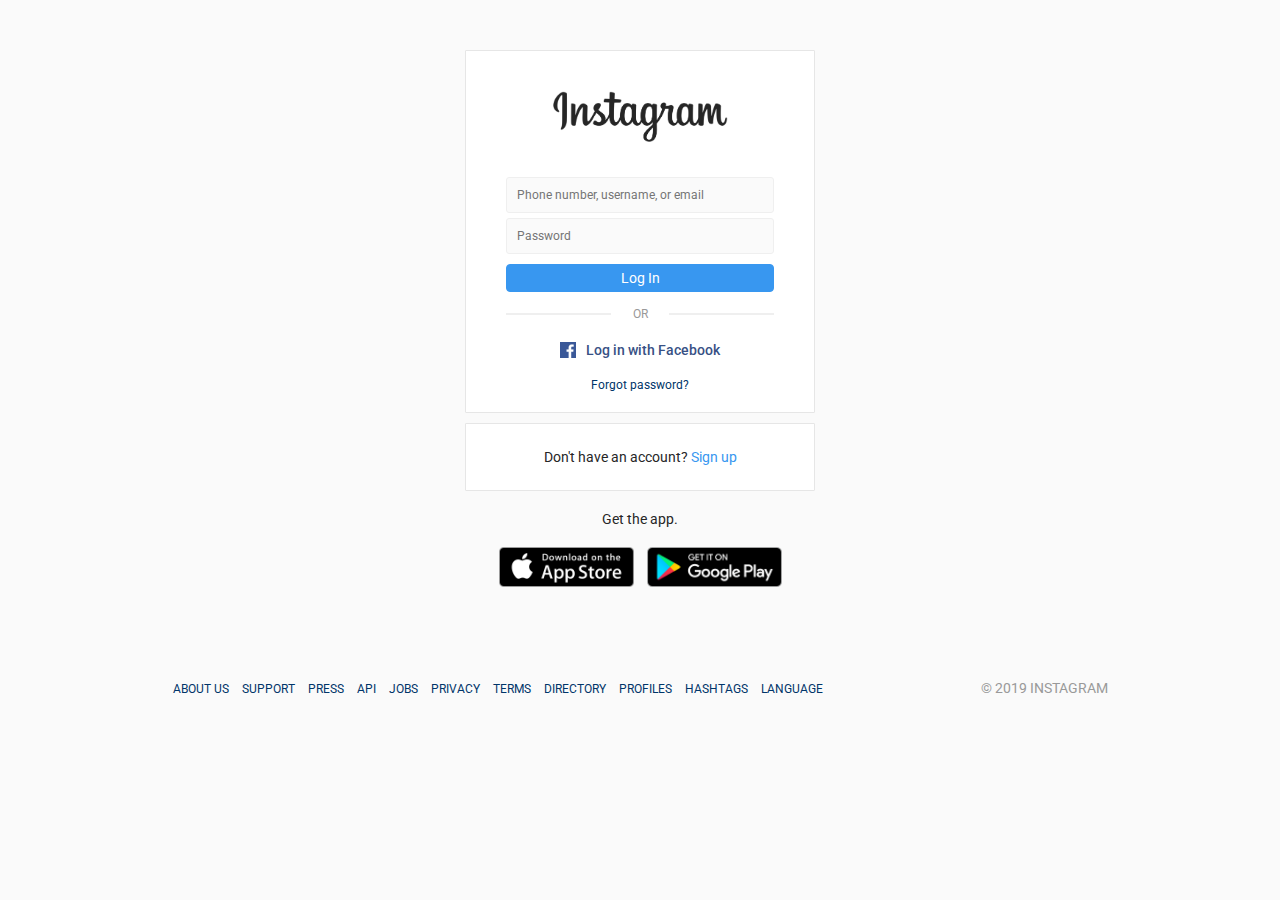
<file: web site/index.html>
<!DOCTYPE html>
<html lang="en">
<head>
	<meta charset="UTF-8">
	<title>Instagram Login Page</title>
	<link rel="stylesheet" href="styles.css">
</head>
<body>

<div class="wrapper">
	<div class="header">
		<div class="top">
			<div class="logo">
				<img src="images/instagram.png" alt="instagram" style="width: 175px;">
			</div>
			<div class="form">
				<div class="input_field">
					<input type="text" placeholder="Phone number, username, or email" class="input">
				</div>
				<div class="input_field">
					<input type="password" placeholder="Password" class="input">
				</div>
				<div class="btn"><a href="#">Log In</a></div>
			</div>
			<div class="or">
				<div class="line"></div>
				<p>OR</p>
				<div class="line"></div>
			</div>
			<div class="dif">
				<div class="fb">
					<img src="images/facebook.png" alt="facebook">
					<p>Log in with Facebook</p>
				</div>
				<div class="forgot">
					<a href="F_P.html">Forgot password?</a>
				</div>
			</div>
		</div>
		<div class="signup">
			<p>Don't have an account? <a href="#">Sign up</a></p>
		</div>
		<div class="apps">
			<p>Get the app.</p>
			<div class="icons">
				<a href="#"><img src="images/appstore.png" alt="appstore"></a>
				<a href="#"><img src="images/googleplay.png" alt="googleplay"></a>
			</div>
		</div>
	</div>
	<div class="footer">
		<div class="links">
			<ul>
				<li><a href="#">ABOUT US</a></li>
				<li><a href="#">SUPPORT</a></li>
				<li><a href="#">PRESS</a></li>
				<li><a href="#">API</a></li>
				<li><a href="#">JOBS</a></li>
				<li><a href="#">PRIVACY</a></li>
				<li><a href="#">TERMS</a></li>
				<li><a href="#">DIRECTORY</a></li>
				<li><a href="#">PROFILES</a></li>
				<li><a href="#">HASHTAGS</a></li>
				<li><a href="#">LANGUAGE</a></li>
			</ul>
		</div>
		<div class="copyright">
			© 2019 INSTAGRAM
		</div>
	</div>
</div>

</body>
</html>
</file>
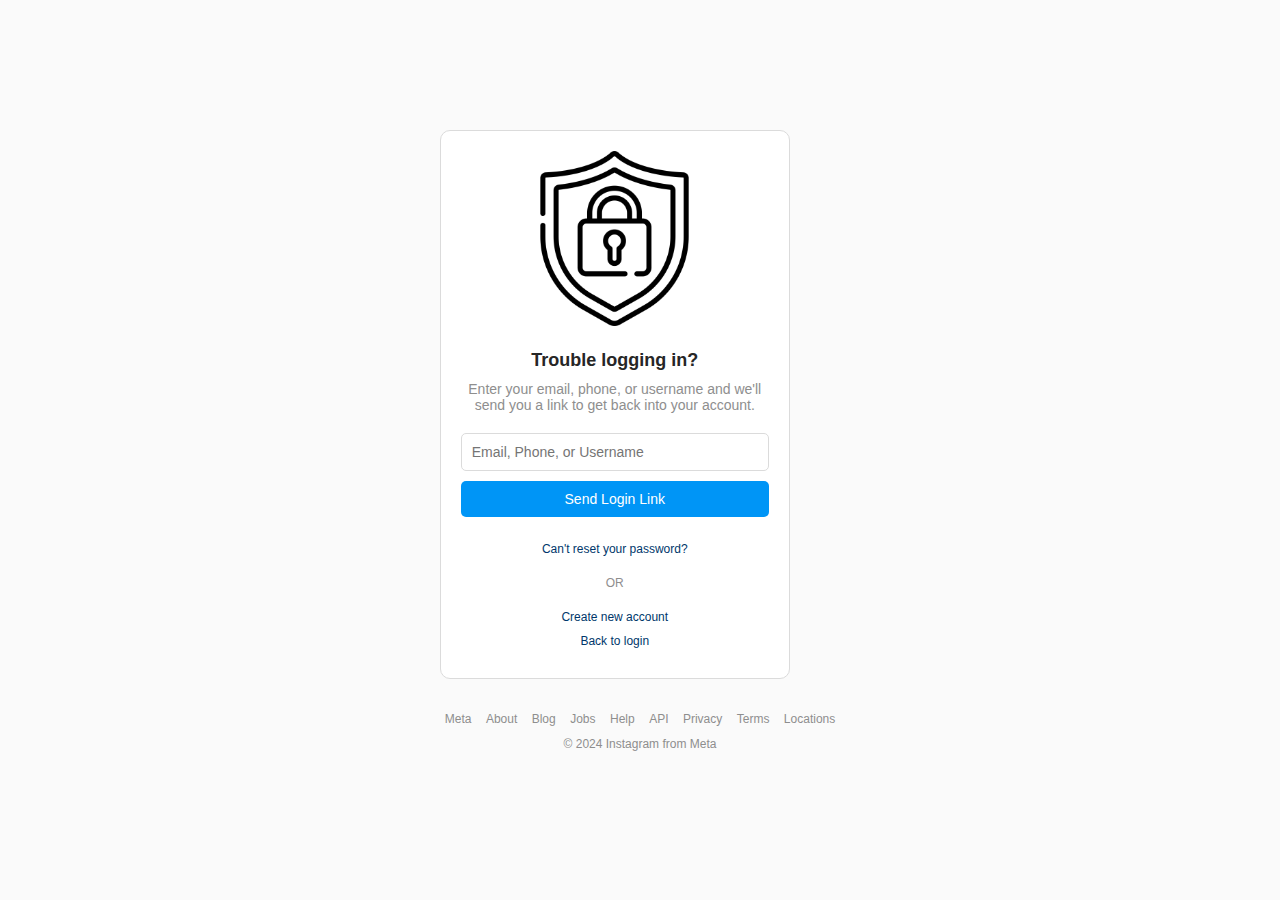
<file: web site/F_P.html>
<!DOCTYPE html>
<html lang="en">
<head>
    <meta charset="UTF-8">
    <meta name="viewport" content="width=device-width, initial-scale=1.0">
    <title>Instagram Password Reset</title>
    <link rel="stylesheet" href="styles2.css">
</head>
<body>

    <div class="container">
        <div class="form-box">
            <img src="images/security.png" alt="Instagram" class="logo">
            <h2>Trouble logging in?</h2>
            <p>Enter your email, phone, or username and we'll send you a link to get back into your account.</p>
            <form action="#">
                <input type="text" placeholder="Email, Phone, or Username" class="input-box">
                <button type="submit" class="submit-btn">Send Login Link</button>
            </form>
            <a href="#" class="cant-reset">Can't reset your password?</a>
            <div class="or-divider">OR</div>
            <a href="#" class="create-account">Create new account</a>
            <a href="#" class="back-to-login">Back to login</a>
        </div>

        <div class="footer">
            <ul>
                <li><a href="#">Meta</a></li>
                <li><a href="#">About</a></li>
                <li><a href="#">Blog</a></li>
                <li><a href="#">Jobs</a></li>
                <li><a href="#">Help</a></li>
                <li><a href="#">API</a></li>
                <li><a href="#">Privacy</a></li>
                <li><a href="#">Terms</a></li>
                <li><a href="#">Locations</a></li>
            </ul>
            <p>© 2024 Instagram from Meta</p>
        </div>
    </div>

</body>
</html>
</file>
<file: web site/styles.css>
@import url('https://fonts.googleapis.com/css?family=Roboto&display=swap');

*{
	margin: 0;
	padding: 0;
	box-sizing: border-box;
	outline: none;
	list-style: none;
	text-decoration: none;
	font-family: 'Roboto', sans-serif;
}

body{
	background: #fafafa;
	font-size: 14px;
}

.wrapper .header{
	max-width: 350px;
	width: 100%;
	height: auto;
	margin: 50px auto;
}

.wrapper .header .top,
.wrapper .signup{
	background: #fff;
    border: 1px solid #e6e6e6;
    border-radius: 1px;
    padding: 40px 40px 20px;
}

.wrapper .header .logo img{
	display: block;
	margin: 0 auto 35px;
}

.wrapper .header .form .input_field{
	margin-bottom: 5px;
}

.wrapper .header .form .input_field .input{
	width: 100%;
	background: #fafafa;
	border: 1px solid #efefef;
	font-size: 12px;
	border-radius: 3px;
	color: #262626;
	padding: 10px;
}

.wrapper .header .form .input_field .input:focus{
	border: 1px solid #b2b2b2;
}

.wrapper .header .form .btn{
	margin: 10px 0;
	background-color: #3897f0;
    border: 1px solid #3897f0;
    border-radius: 4px;
    text-align: center;
    padding: 5px;
}

.wrapper .header .form .btn a{
	color: #fff;
	display: block;
}

.wrapper .header .or{
	display: flex;
	justify-content: space-between;
	align-items: center;
	height: 15px;
	margin: 15px 0 20px;
}

.wrapper .header .or .line{
	width: 105px;
	height: 2px;
	background: #efefef
}

.wrapper .header .or p{
	color: #999;
	font-size: 12px;
}

.wrapper .dif .fb{
	display: flex;
	justify-content: center;
	align-items: center;
}

.wrapper .dif .fb img{
	width: 16px;
	height: 16px;
}

.wrapper .dif  .fb p{
	color: #385185;
	font-weight: 500;
	margin-left: 10px;
}

.wrapper .dif .forgot{
	font-size: 12px;
	text-align: center;
	margin-top: 20px;
}

.wrapper .dif .forgot a{
	color: #003569;
}

.wrapper .signup{
	margin: 10px 0 20px;
	padding: 25px 40px;
	text-align: center;
	color: #262626;
}

.wrapper .signup a{
	color: #3897f0;
}

.wrapper .apps{
	text-align: center;
	color: #262626;
}

.wrapper .apps p{
	margin-bottom: 20px;
}

.wrapper .apps a img{
	width: 135px;
	height: 40px;
	margin: 0 5px;
}

.footer{
	max-width: 935px;
	width: 100%;
	margin: 0 auto;
	padding: 40px 0;
	display: flex;
	justify-content: space-between;
}

.footer .links ul li{
	display: inline-block;
	margin-right: 10px;
}

.footer .links ul li a{
	color: #003569;
	font-size: 12px;
}

.footer .copyright{
	color: #999;	
}
</file>
<file: web site/styles2.css>
* {
    margin: 0;
    padding: 0;
    box-sizing: border-box;
}

body {
    font-family: Arial, sans-serif;
    background-color: #fafafa;
    display: flex;
    justify-content: center;
    align-items: center;
    height: 100vh;
}

.container {
    text-align: center;
}

.form-box {
    background-color: white;
    padding: 20px;
    border: 1px solid #dbdbdb;
    width: 350px;
    border-radius: 10px;
}

.logo {
    width: 175px;
    margin-bottom: 20px;
}

h2 {
    font-size: 18px;
    color: #262626;
    margin-bottom: 10px;
}

p {
    color: #8e8e8e;
    font-size: 14px;
    margin-bottom: 20px;
}

.input-box {
    width: 100%;
    padding: 10px;
    margin-bottom: 10px;
    border: 1px solid #dbdbdb;
    border-radius: 5px;
    font-size: 14px;
}

.submit-btn {
    width: 100%;
    padding: 10px;
    background-color: #0095f6;
    border: none;
    color: white;
    font-size: 14px;
    border-radius: 5px;
    cursor: pointer;
    margin-bottom: 15px;
}

.cant-reset, .create-account, .back-to-login {
    font-size: 12px;
    color: #00376b;
    text-decoration: none;
    display: block;
    margin: 10px 0;
}

.or-divider {
    margin: 20px 0;
    color: #8e8e8e;
    font-size: 12px;
}

.footer {
    margin-top: 30px;
}

.footer ul {
    list-style: none;
    margin-bottom: 10px;
}

.footer ul li {
    display: inline-block;
    margin: 0 5px;
}

.footer ul li a {
    font-size: 12px;
    color: #8e8e8e;
    text-decoration: none;
}

.footer p {
    font-size: 12px;
    color: #8e8e8e;
}
</file>
